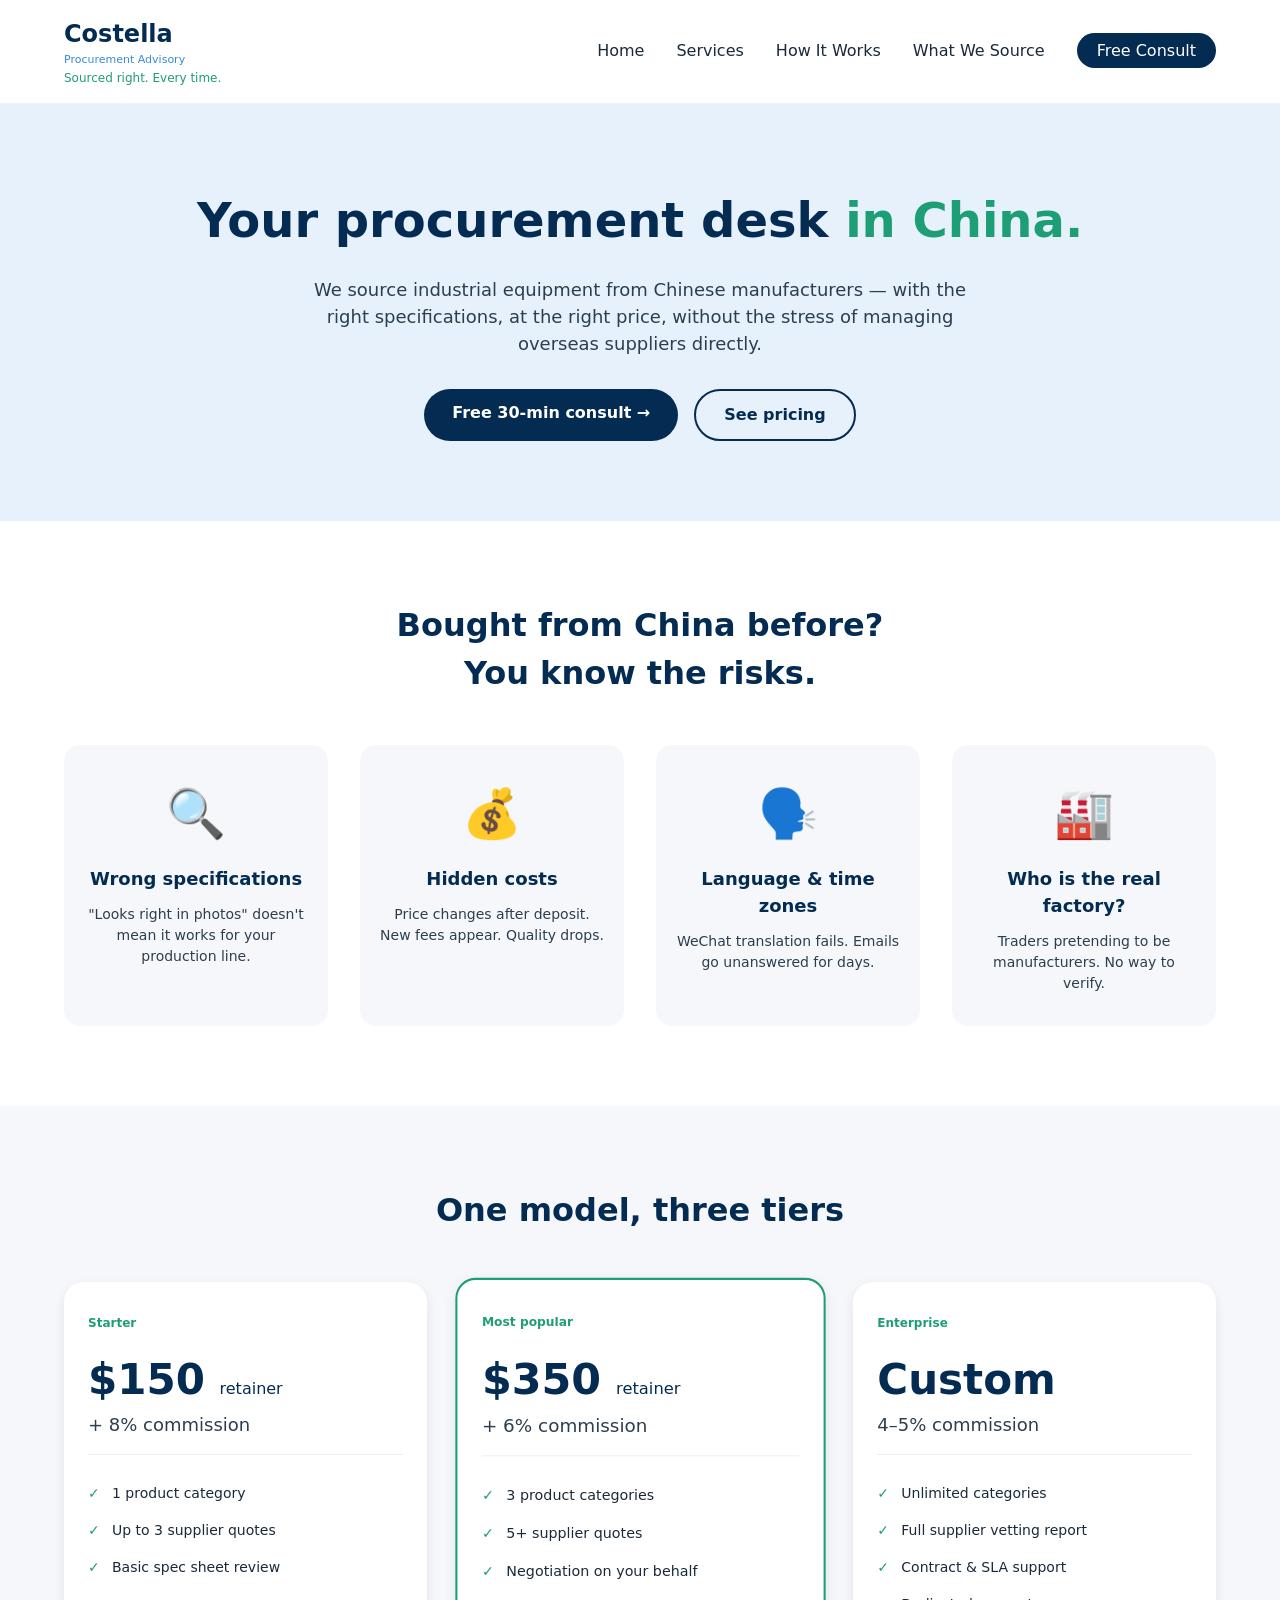
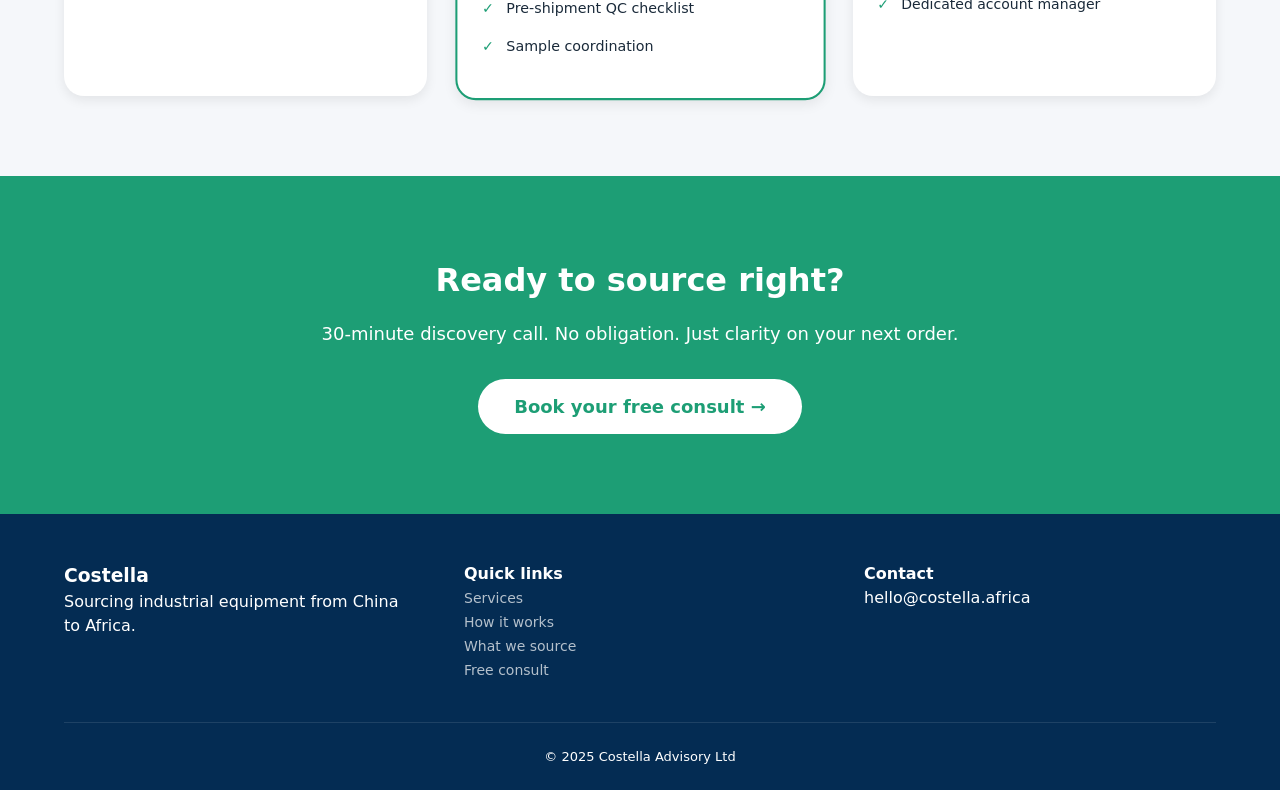
<file: index.html>
<!DOCTYPE html>
<html lang="en">
<head>
    <meta charset="UTF-8">
    <meta name="viewport" content="width=device-width, initial-scale=1.0">
    <title>Costella | China Sourcing for African Manufacturers</title>
    <meta name="description" content="We source industrial equipment from China to Africa. Fixed pricing published. No hidden supplier commissions.">
    <link rel="stylesheet" href="css/style.css">
</head>
<body>
    <header>
        <div class="container header-container">
            <div class="logo">
                <div class="logo-text">Costella</div>
                <div class="logo-second">Procurement Advisory</div>
                <div class="logo-tagline">Sourced right. Every time.</div>
            </div>
            <nav>
                <button class="mobile-menu-btn" id="mobileMenuBtn">☰</button>
                <ul class="nav-menu" id="navMenu">
                    <li><a href="index.html" class="active">Home</a></li>
                    <li><a href="services.html">Services</a></li>
                    <li><a href="how-it-works.html">How It Works</a></li>
                    <li><a href="niche.html">What We Source</a></li>
                    <li><a href="contact.html" class="nav-cta">Free Consult</a></li>
                </ul>
            </nav>
        </div>
    </header>

    <main>
        <!-- Hero Section -->
        <section class="hero">
            <div class="container hero-container">
                <h1>Your procurement desk <span class="highlight">in China.</span></h1>
                <p class="hero-subtitle">We source industrial equipment from Chinese manufacturers — with the right specifications, at the right price, without the stress of managing overseas suppliers directly.</p>
                <div class="hero-buttons">
                    <a href="contact.html" class="btn btn-primary">Free 30-min consult →</a>
                    <a href="services.html" class="btn btn-outline">See pricing</a>
                </div>
            </div>
        </section>

        <!-- Problem Section -->
        <section class="problem">
            <div class="container">
                <h2 class="section-title">Bought from China before?<br>You know the risks.</h2>
                <div class="problem-grid">
                    <div class="problem-card">
                        <div class="problem-icon">🔍</div>
                        <h3>Wrong specifications</h3>
                        <p>"Looks right in photos" doesn't mean it works for your production line.</p>
                    </div>
                    <div class="problem-card">
                        <div class="problem-icon">💰</div>
                        <h3>Hidden costs</h3>
                        <p>Price changes after deposit. New fees appear. Quality drops.</p>
                    </div>
                    <div class="problem-card">
                        <div class="problem-icon">🗣️</div>
                        <h3>Language & time zones</h3>
                        <p>WeChat translation fails. Emails go unanswered for days.</p>
                    </div>
                    <div class="problem-card">
                        <div class="problem-icon">🏭</div>
                        <h3>Who is the real factory?</h3>
                        <p>Traders pretending to be manufacturers. No way to verify.</p>
                    </div>
                </div>
            </div>
        </section>

        <!-- Pricing Tiers -->
        <section class="tiers-preview">
            <div class="container">
                <h2 class="section-title">One model, three tiers</h2>
                <div class="tiers-grid">
                    <div class="tier-card">
                        <div class="tier-badge">Starter</div>
                        <div class="tier-price">$150 <span>retainer</span></div>
                        <div class="tier-commission">+ 8% commission</div>
                        <ul class="tier-features">
                            <li>1 product category</li>
                            <li>Up to 3 supplier quotes</li>
                            <li>Basic spec sheet review</li>
                        </ul>
                    </div>
                    <div class="tier-card featured">
                        <div class="tier-badge">Most popular</div>
                        <div class="tier-price">$350 <span>retainer</span></div>
                        <div class="tier-commission">+ 6% commission</div>
                        <ul class="tier-features">
                            <li>3 product categories</li>
                            <li>5+ supplier quotes</li>
                            <li>Negotiation on your behalf</li>
                            <li>Pre-shipment QC checklist</li>
                            <li>Sample coordination</li>
                        </ul>
                    </div>
                    <div class="tier-card">
                        <div class="tier-badge">Enterprise</div>
                        <div class="tier-price">Custom</div>
                        <div class="tier-commission">4–5% commission</div>
                        <ul class="tier-features">
                            <li>Unlimited categories</li>
                            <li>Full supplier vetting report</li>
                            <li>Contract & SLA support</li>
                            <li>Dedicated account manager</li>
                        </ul>
                    </div>
                </div>
            </div>
        </section>

        <section class="cta">
            <div class="container">
                <h2>Ready to source right?</h2>
                <p>30-minute discovery call. No obligation. Just clarity on your next order.</p>
                <a href="contact.html" class="btn btn-primary btn-large">Book your free consult →</a>
            </div>
        </section>
    </main>

    <footer>
        <div class="container">
            <div class="footer-grid">
                <div class="footer-brand">
                    <h3>Costella</h3>
                    <p>Sourcing industrial equipment from China to Africa.</p>
                </div>
                <div class="footer-links">
                    <h4>Quick links</h4>
                    <ul>
                        <li><a href="services.html">Services</a></li>
                        <li><a href="how-it-works.html">How it works</a></li>
                        <li><a href="niche.html">What we source</a></li>
                        <li><a href="contact.html">Free consult</a></li>
                    </ul>
                </div>
                <div class="footer-contact">
                    <h4>Contact</h4>
                    <p>hello@costella.africa</p>
                </div>
            </div>
            <div class="footer-bottom">
                <p>© 2025 Costella Advisory Ltd</p>
            </div>
        </div>
    </footer>

    <script src="js/main.js"></script>
</body>
</html>
</file>
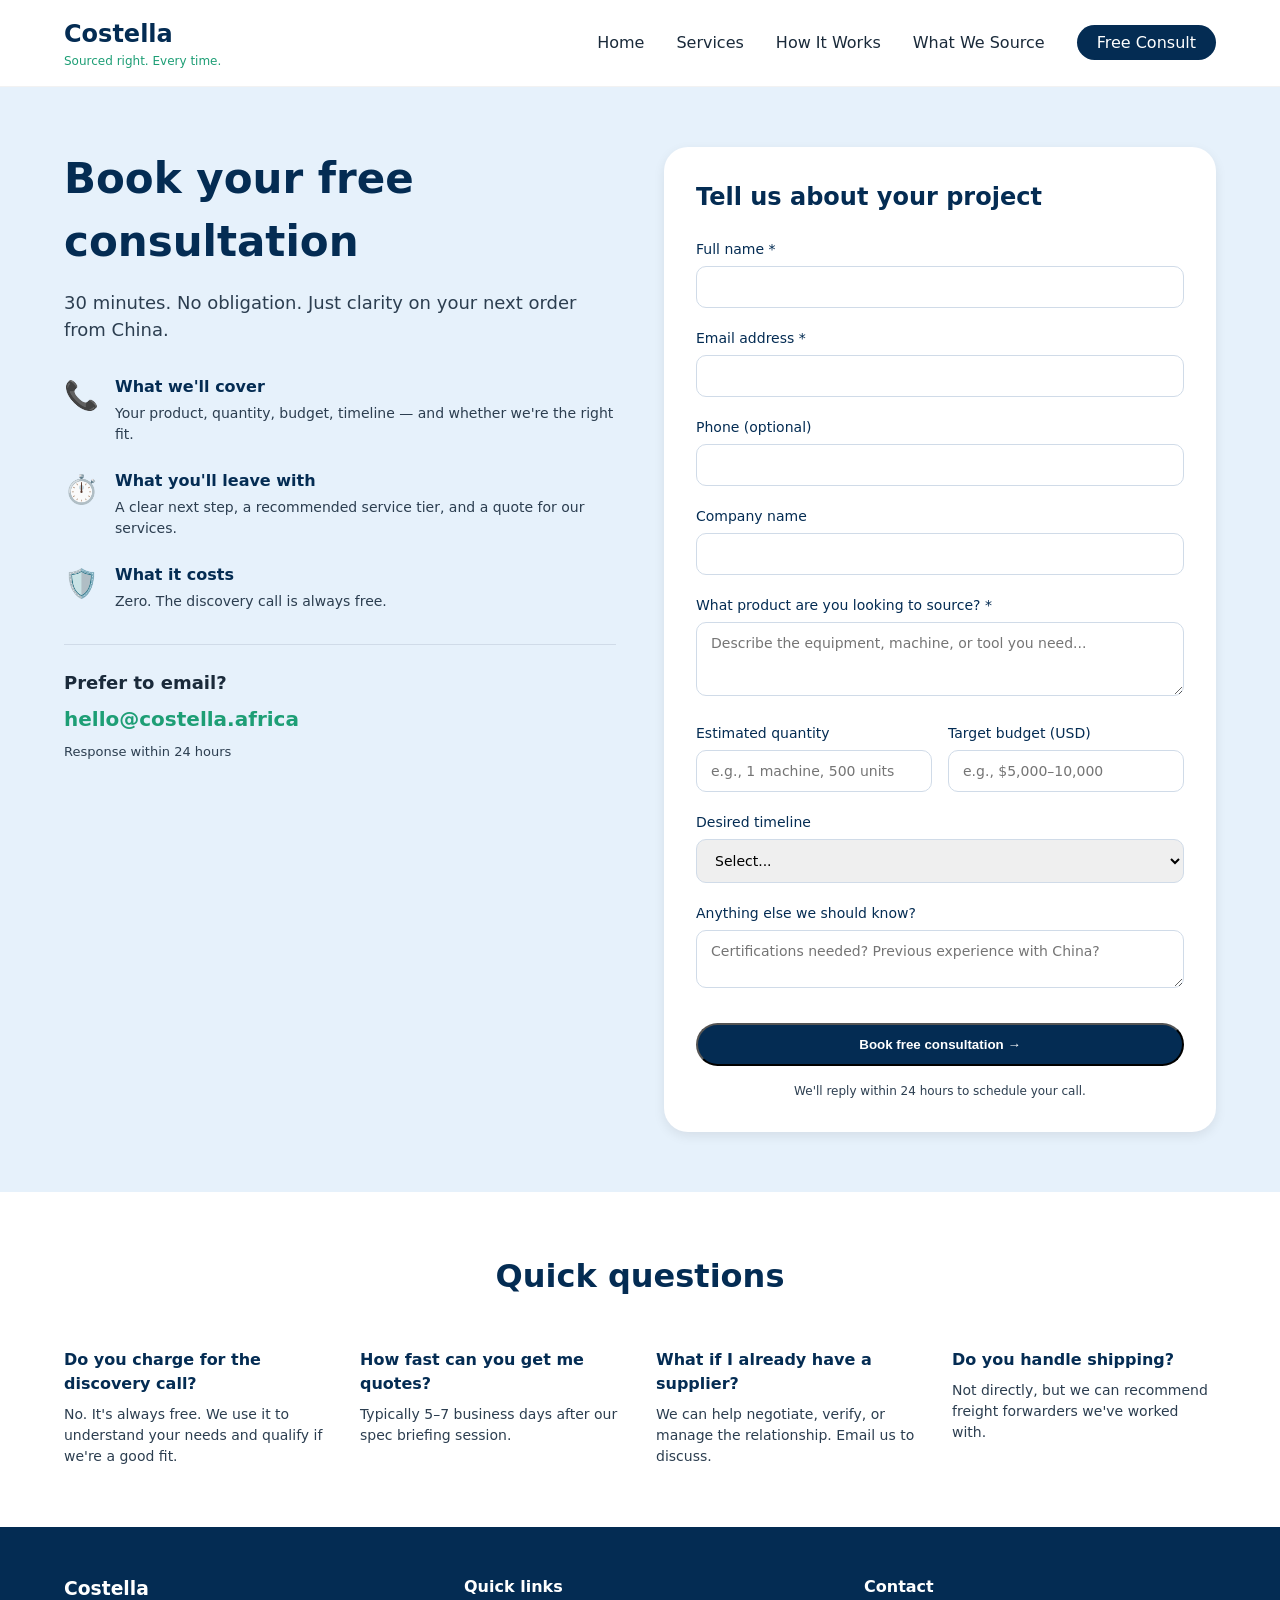
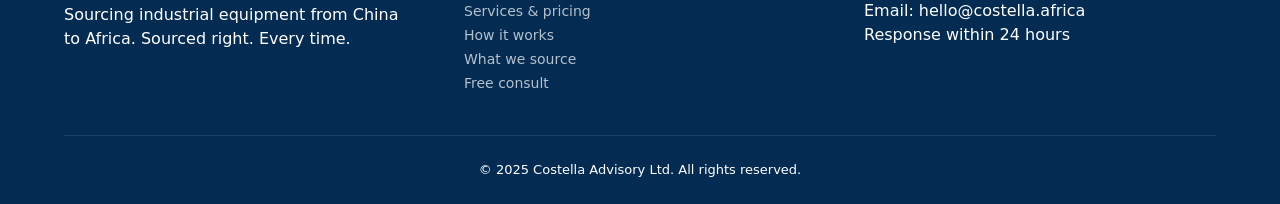
<file: contact.html>
<!DOCTYPE html>
<html lang="en">
<head>
    <meta charset="UTF-8">
    <meta name="viewport" content="width=device-width, initial-scale=1.0">
    <title>Contact | Free Consult | Costella</title>
    <meta name="description" content="Book a free 30-minute discovery call. No obligation. Just clarity on your next order from China.">
    <link rel="stylesheet" href="css/style.css">
    <link rel="icon" type="image/png" href="images/favicon.ico">
</head>
<body>
    <header>
        <div class="container header-container">
            <div class="logo">
                <span class="logo-text">Costella</span>
                <span class="logo-tagline">Sourced right. Every time.</span>
            </div>
            <nav>
                <button class="mobile-menu-btn" id="mobileMenuBtn">☰</button>
                <ul class="nav-menu" id="navMenu">
                    <li><a href="index.html">Home</a></li>
                    <li><a href="services.html">Services</a></li>
                    <li><a href="how-it-works.html">How It Works</a></li>
                    <li><a href="niche.html">What We Source</a></li>
                    <li><a href="contact.html" class="active nav-cta">Free Consult</a></li>
                </ul>
            </nav>
        </div>
    </header>

    <main>
        <section class="contact-hero" style="padding: 60px 0; background: var(--ice);">
            <div class="container">
                <div class="contact-grid">
                    <div class="contact-info">
                        <h1>Book your free consultation</h1>
                        <p class="contact-subtitle">30 minutes. No obligation. Just clarity on your next order from China.</p>
                        
                        <div class="info-list">
                            <div class="info-item">
                                <span class="info-icon">📞</span>
                                <div>
                                    <strong>What we'll cover</strong>
                                    <p>Your product, quantity, budget, timeline — and whether we're the right fit.</p>
                                </div>
                            </div>
                            <div class="info-item">
                                <span class="info-icon">⏱️</span>
                                <div>
                                    <strong>What you'll leave with</strong>
                                    <p>A clear next step, a recommended service tier, and a quote for our services.</p>
                                </div>
                            </div>
                            <div class="info-item">
                                <span class="info-icon">🛡️</span>
                                <div>
                                    <strong>What it costs</strong>
                                    <p>Zero. The discovery call is always free.</p>
                                </div>
                            </div>
                        </div>

                        <div class="alternative-contact">
                            <h3>Prefer to email?</h3>
                            <p><a href="mailto:hello@costella.africa">hello@costella.africa</a></p>
                            <p class="response-time">Response within 24 hours</p>
                        </div>
                    </div>

                    <div class="contact-form-wrapper">
                        <form class="contact-form" id="contactForm" action="https://formspree.io/f/xojzpwaq" method="POST">
                            <h2>Tell us about your project</h2>
                            
                            <div class="form-group">
                                <label for="name">Full name *</label>
                                <input type="text" id="name" name="name" required>
                            </div>

                            <div class="form-group">
                                <label for="email">Email address *</label>
                                <input type="email" id="email" name="email" required>
                            </div>

                            <div class="form-group">
                                <label for="phone">Phone (optional)</label>
                                <input type="tel" id="phone" name="phone">
                            </div>

                            <div class="form-group">
                                <label for="company">Company name</label>
                                <input type="text" id="company" name="company">
                            </div>

                            <div class="form-group">
                                <label for="product">What product are you looking to source? *</label>
                                <textarea id="product" name="product" rows="3" placeholder="Describe the equipment, machine, or tool you need..." required></textarea>
                            </div>

                            <div class="form-row">
                                <div class="form-group">
                                    <label for="quantity">Estimated quantity</label>
                                    <input type="text" id="quantity" name="quantity" placeholder="e.g., 1 machine, 500 units">
                                </div>
                                <div class="form-group">
                                    <label for="budget">Target budget (USD)</label>
                                    <input type="text" id="budget" name="budget" placeholder="e.g., $5,000–10,000">
                                </div>
                            </div>

                            <div class="form-group">
                                <label for="timeline">Desired timeline</label>
                                <select id="timeline" name="timeline">
                                    <option value="">Select...</option>
                                    <option value="ASAP (within 4 weeks)">ASAP (within 4 weeks)</option>
                                    <option value="1-2 months">1-2 months</option>
                                    <option value="2-3 months">2-3 months</option>
                                    <option value="3+ months">3+ months</option>
                                    <option value="Just exploring">Just exploring</option>
                                </select>
                            </div>

                            <div class="form-group">
                                <label for="message">Anything else we should know?</label>
                                <textarea id="message" name="message" rows="2" placeholder="Certifications needed? Previous experience with China?"></textarea>
                            </div>

                            <button type="submit" class="btn btn-primary btn-submit">Book free consultation →</button>
                            <p class="form-note">We'll reply within 24 hours to schedule your call.</p>
                        </form>
                    </div>
                </div>
            </div>
        </section>

        <section class="faq-preview" style="padding: 60px 0;">
            <div class="container">
                <h2 class="section-title">Quick questions</h2>
                <div class="faq-grid">
                    <div class="faq-item">
                        <h3>Do you charge for the discovery call?</h3>
                        <p>No. It's always free. We use it to understand your needs and qualify if we're a good fit.</p>
                    </div>
                    <div class="faq-item">
                        <h3>How fast can you get me quotes?</h3>
                        <p>Typically 5–7 business days after our spec briefing session.</p>
                    </div>
                    <div class="faq-item">
                        <h3>What if I already have a supplier?</h3>
                        <p>We can help negotiate, verify, or manage the relationship. Email us to discuss.</p>
                    </div>
                    <div class="faq-item">
                        <h3>Do you handle shipping?</h3>
                        <p>Not directly, but we can recommend freight forwarders we've worked with.</p>
                    </div>
                </div>
            </div>
        </section>
    </main>

    <footer>
        <div class="container">
            <div class="footer-grid">
                <div class="footer-brand">
                    <h3>Costella</h3>
                    <p>Sourcing industrial equipment from China to Africa. Sourced right. Every time.</p>
                </div>
                <div class="footer-links">
                    <h4>Quick links</h4>
                    <ul>
                        <li><a href="services.html">Services & pricing</a></li>
                        <li><a href="how-it-works.html">How it works</a></li>
                        <li><a href="niche.html">What we source</a></li>
                        <li><a href="contact.html">Free consult</a></li>
                    </ul>
                </div>
                <div class="footer-contact">
                    <h4>Contact</h4>
                    <p>Email: hello@costella.africa</p>
                    <p>Response within 24 hours</p>
                </div>
            </div>
            <div class="footer-bottom">
                <p>© 2025 Costella Advisory Ltd. All rights reserved.</p>
            </div>
        </div>
    </footer>

    <script src="js/main.js"></script>

    <style>
        .contact-grid {
            display: grid;
            grid-template-columns: 1fr 1fr;
            gap: 48px;
        }

        .contact-info h1 {
            font-size: 42px;
            color: var(--navy);
            margin-bottom: 16px;
        }

        .contact-subtitle {
            font-size: 18px;
            color: var(--gray-dark);
            margin-bottom: 32px;
        }

        .info-list {
            margin: 32px 0;
        }

        .info-item {
            display: flex;
            gap: 16px;
            margin-bottom: 24px;
        }

        .info-icon {
            font-size: 28px;
        }

        .info-item strong {
            display: block;
            margin-bottom: 4px;
            color: var(--navy);
        }

        .info-item p {
            margin: 0;
            font-size: 14px;
            color: var(--gray-dark);
        }

        .alternative-contact {
            border-top: 1px solid #d0dbe8;
            padding-top: 24px;
            margin-top: 24px;
        }

        .alternative-contact h3 {
            font-size: 18px;
            margin-bottom: 8px;
        }

        .alternative-contact a {
            color: var(--teal);
            text-decoration: none;
            font-size: 20px;
            font-weight: 600;
        }

        .response-time {
            font-size: 13px;
            color: var(--gray-dark);
            margin-top: 8px;
        }

        .contact-form-wrapper {
            background: var(--white);
            border-radius: 24px;
            padding: 32px;
            box-shadow: var(--shadow);
        }

        .contact-form h2 {
            font-size: 24px;
            color: var(--navy);
            margin-bottom: 24px;
        }

        .form-group {
            margin-bottom: 20px;
        }

        .form-group label {
            display: block;
            margin-bottom: 6px;
            font-weight: 500;
            font-size: 14px;
            color: var(--navy);
        }

        .form-group input,
        .form-group select,
        .form-group textarea {
            width: 100%;
            padding: 12px 14px;
            border: 1px solid #d0dbe8;
            border-radius: 10px;
            font-size: 14px;
            font-family: inherit;
            transition: border-color 0.2s;
        }

        .form-group input:focus,
        .form-group select:focus,
        .form-group textarea:focus {
            outline: none;
            border-color: var(--teal);
        }

        .form-row {
            display: grid;
            grid-template-columns: 1fr 1fr;
            gap: 16px;
        }

        .btn-submit {
            width: 100%;
            margin-top: 8px;
            background: var(--navy);
        }

        .btn-submit:hover {
            background: var(--blue);
        }

        .form-note {
            text-align: center;
            font-size: 12px;
            color: var(--gray-dark);
            margin-top: 16px;
        }

        .faq-grid {
            display: grid;
            grid-template-columns: repeat(auto-fit, minmax(260px, 1fr));
            gap: 32px;
        }

        .faq-item h3 {
            font-size: 16px;
            color: var(--navy);
            margin-bottom: 8px;
        }

        .faq-item p {
            font-size: 14px;
            color: var(--gray-dark);
            line-height: 1.5;
        }

        @media (max-width: 768px) {
            .contact-grid {
                grid-template-columns: 1fr;
                gap: 32px;
            }
            
            .contact-info h1 {
                font-size: 32px;
            }
            
            .form-row {
                grid-template-columns: 1fr;
                gap: 0;
            }
        }
    </style>

    <!-- Simple form handling with Formspree -->
    <script>
        const form = document.getElementById('contactForm');
        if (form) {
            form.addEventListener('submit', function(e) {
                // Formspree handles submission automatically
                // This just shows a loading state
                const btn = form.querySelector('.btn-submit');
                const originalText = btn.textContent;
                btn.textContent = 'Sending...';
                btn.disabled = true;
                
                // Re-enable after 3 seconds (form will redirect to Formspree)
                setTimeout(() => {
                    // Don't re-enable if already redirected
                }, 3000);
            });
        }
    </script>
</body>
</html>
</file>
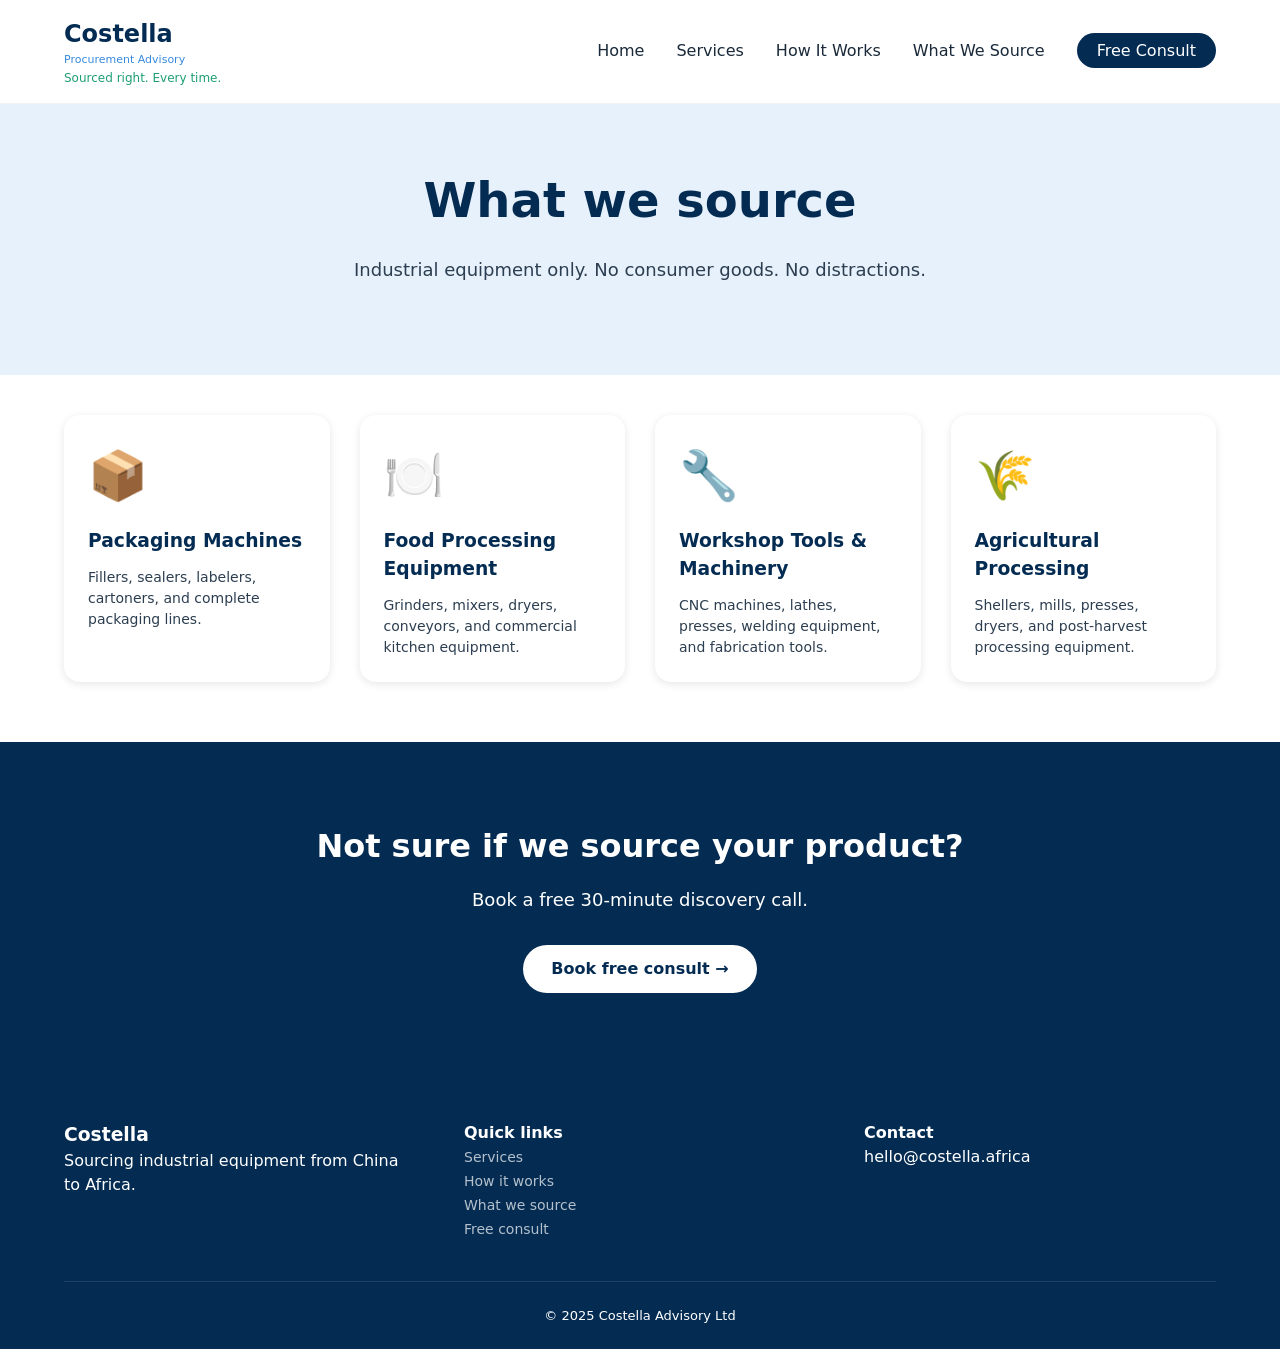
<file: niche.html>
<!DOCTYPE html>
<html lang="en">
<head>
    <meta charset="UTF-8">
    <meta name="viewport" content="width=device-width, initial-scale=1.0">
    <title>What We Source | Costella</title>
    <link rel="stylesheet" href="css/style.css">
</head>
<body>
    <header>
        <div class="container header-container">
            <div class="logo">
                <div class="logo-text">Costella</div>
                <div class="logo-second">Procurement Advisory</div>
                <div class="logo-tagline">Sourced right. Every time.</div>
            </div>
            <nav>
                <button class="mobile-menu-btn" id="mobileMenuBtn">☰</button>
                <ul class="nav-menu" id="navMenu">
                    <li><a href="index.html">Home</a></li>
                    <li><a href="services.html">Services</a></li>
                    <li><a href="how-it-works.html">How It Works</a></li>
                    <li><a href="niche.html" class="active">What We Source</a></li>
                    <li><a href="contact.html" class="nav-cta">Free Consult</a></li>
                </ul>
            </nav>
        </div>
    </header>

    <main>
        <section class="hero" style="padding: 60px 0;">
            <div class="container">
                <h1>What we source</h1>
                <p class="hero-subtitle">Industrial equipment only. No consumer goods. No distractions.</p>
            </div>
        </section>

        <section style="padding: 40px 0 60px;">
            <div class="container">
                <div style="display: grid; grid-template-columns: repeat(auto-fit, minmax(250px, 1fr)); gap: 30px;">
                    
                    <div style="background: white; border-radius: 16px; padding: 24px; box-shadow: 0 2px 8px rgba(0,0,0,0.1);">
                        <div style="font-size: 48px; margin-bottom: 16px;">📦</div>
                        <h3 style="color: #042C53; margin-bottom: 12px;">Packaging Machines</h3>
                        <p style="color: #2C3E50; font-size: 14px;">Fillers, sealers, labelers, cartoners, and complete packaging lines.</p>
                    </div>

                    <div style="background: white; border-radius: 16px; padding: 24px; box-shadow: 0 2px 8px rgba(0,0,0,0.1);">
                        <div style="font-size: 48px; margin-bottom: 16px;">🍽️</div>
                        <h3 style="color: #042C53; margin-bottom: 12px;">Food Processing Equipment</h3>
                        <p style="color: #2C3E50; font-size: 14px;">Grinders, mixers, dryers, conveyors, and commercial kitchen equipment.</p>
                    </div>

                    <div style="background: white; border-radius: 16px; padding: 24px; box-shadow: 0 2px 8px rgba(0,0,0,0.1);">
                        <div style="font-size: 48px; margin-bottom: 16px;">🔧</div>
                        <h3 style="color: #042C53; margin-bottom: 12px;">Workshop Tools & Machinery</h3>
                        <p style="color: #2C3E50; font-size: 14px;">CNC machines, lathes, presses, welding equipment, and fabrication tools.</p>
                    </div>

                    <div style="background: white; border-radius: 16px; padding: 24px; box-shadow: 0 2px 8px rgba(0,0,0,0.1);">
                        <div style="font-size: 48px; margin-bottom: 16px;">🌾</div>
                        <h3 style="color: #042C53; margin-bottom: 12px;">Agricultural Processing</h3>
                        <p style="color: #2C3E50; font-size: 14px;">Shellers, mills, presses, dryers, and post-harvest processing equipment.</p>
                    </div>
                </div>
            </div>
        </section>

        <section class="cta" style="background: #042C53;">
            <div class="container">
                <h2>Not sure if we source your product?</h2>
                <p>Book a free 30-minute discovery call.</p>
                <a href="contact.html" class="btn btn-primary" style="background: white; color: #042C53;">Book free consult →</a>
            </div>
        </section>
    </main>

    <footer>
        <div class="container">
            <div class="footer-grid">
                <div class="footer-brand">
                    <h3>Costella</h3>
                    <p>Sourcing industrial equipment from China to Africa.</p>
                </div>
                <div class="footer-links">
                    <h4>Quick links</h4>
                    <ul>
                        <li><a href="services.html">Services</a></li>
                        <li><a href="how-it-works.html">How it works</a></li>
                        <li><a href="niche.html">What we source</a></li>
                        <li><a href="contact.html">Free consult</a></li>
                    </ul>
                </div>
                <div class="footer-contact">
                    <h4>Contact</h4>
                    <p>hello@costella.africa</p>
                </div>
            </div>
            <div class="footer-bottom">
                <p>© 2025 Costella Advisory Ltd</p>
            </div>
        </div>
    </footer>

    <script src="js/main.js"></script>
</body>
</html>
</file>
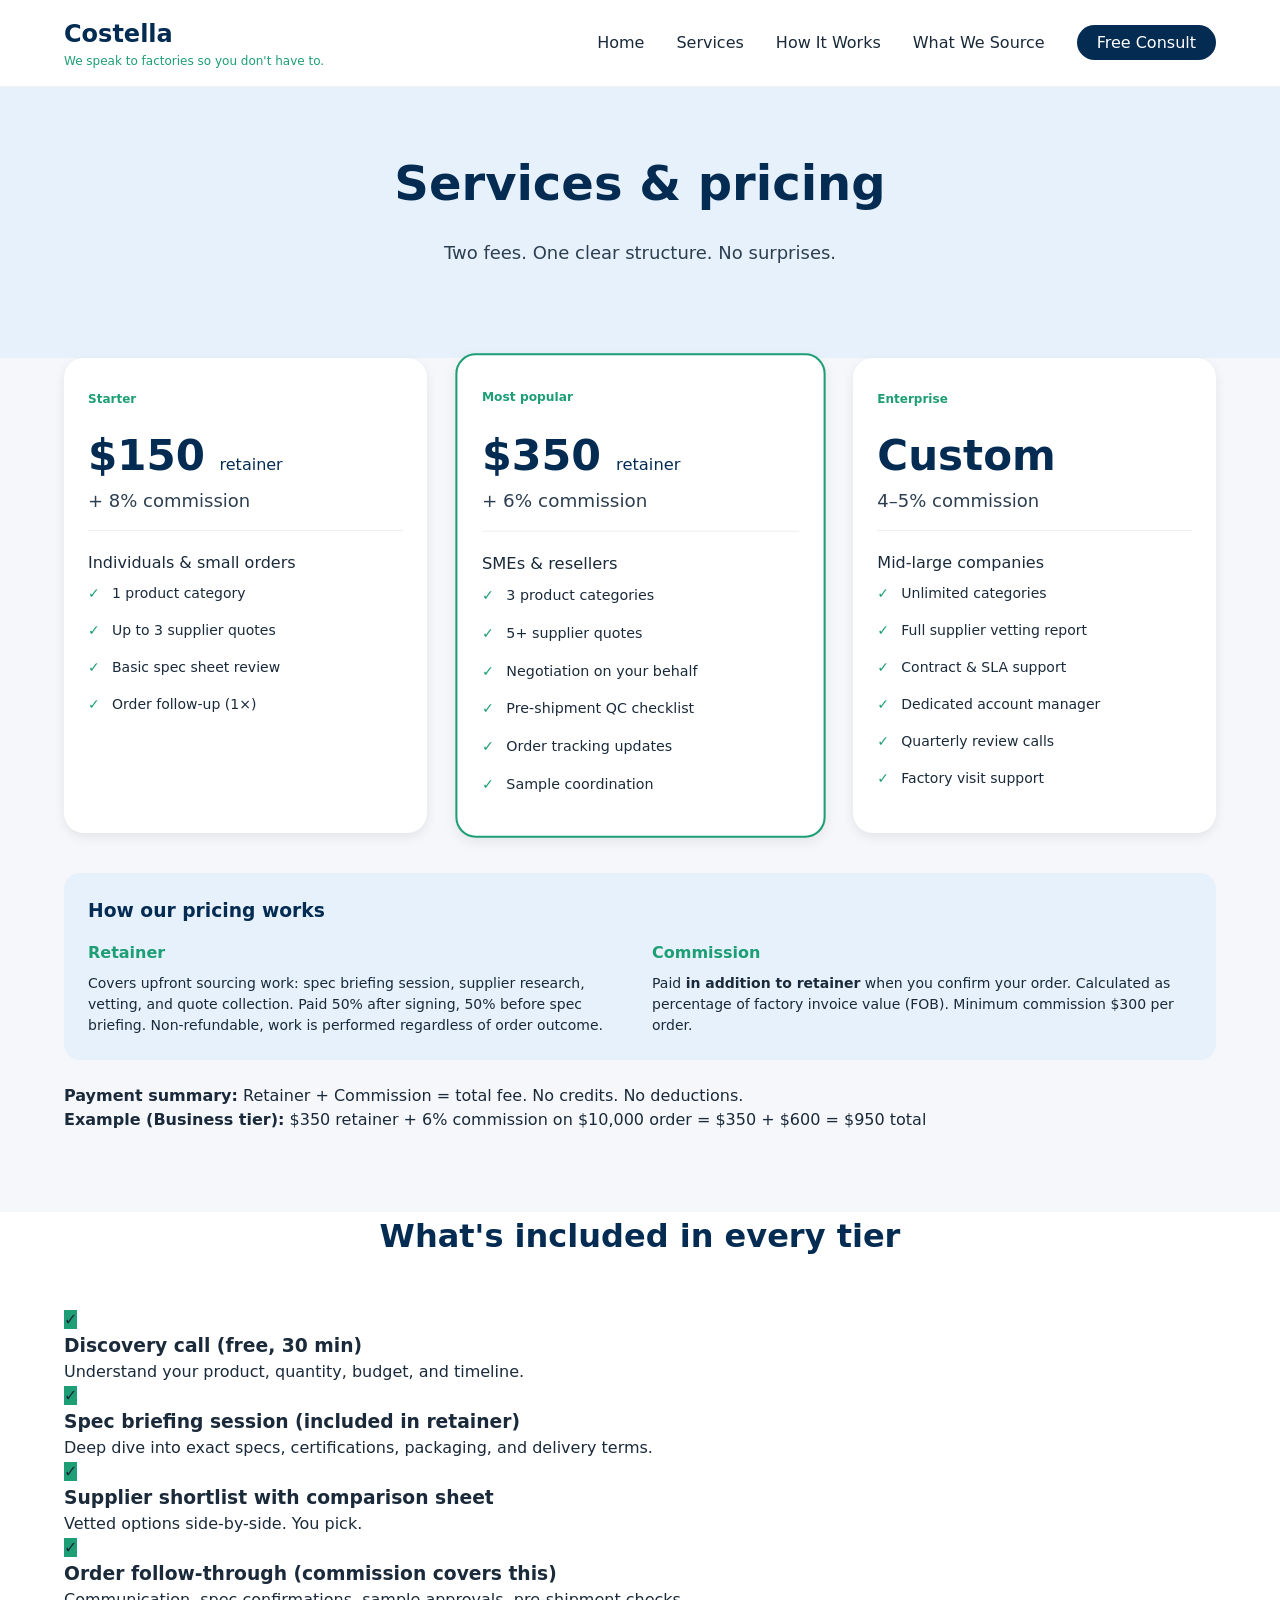
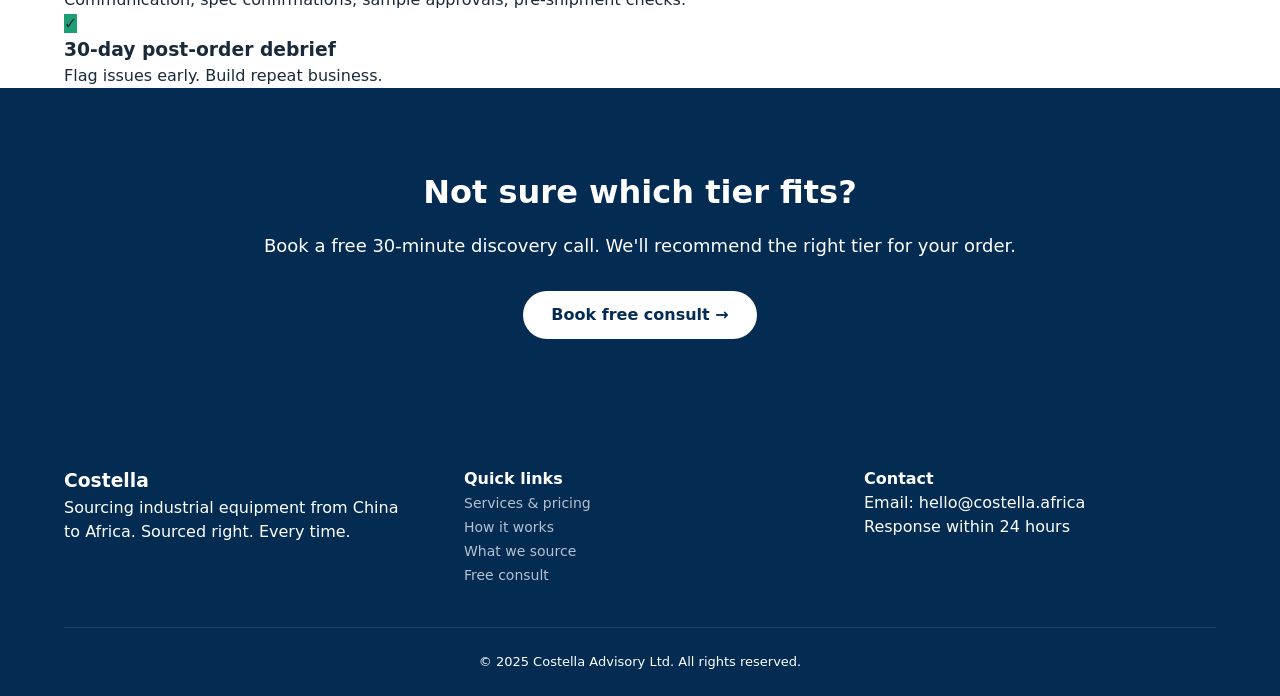
<file: services.html>
<!DOCTYPE html>
<html lang="en">
<head>
    <meta charset="UTF-8">
    <meta name="viewport" content="width=device-width, initial-scale=1.0">
    <title>Services & Pricing | Costella</title>
    <meta name="description" content="Transparent pricing: $150–350 retainer + commission. Retainer covers upfront work. Commission paid at order confirmation. No hidden fees.">
    <link rel="stylesheet" href="css/style.css">
    <link rel="icon" type="image/png" href="images/favicon.ico">
</head>
<body>
    <header>
        <div class="container header-container">
            <div class="logo">
                <span class="logo-text">Costella</span>
                <span class="logo-tagline">We speak to factories so you don't have to.</span>
            </div>
            <nav>
                <button class="mobile-menu-btn" id="mobileMenuBtn">☰</button>
                <ul class="nav-menu" id="navMenu">
                    <li><a href="index.html">Home</a></li>
                    <li><a href="services.html" class="active">Services</a></li>
                    <li><a href="how-it-works.html">How It Works</a></li>
                    <li><a href="niche.html">What We Source</a></li>
                    <li><a href="contact.html" class="nav-cta">Free Consult</a></li>
                </ul>
            </nav>
        </div>
    </header>

    <main>
        <section class="hero" style="padding: 60px 0;">
            <div class="container">
                <h1>Services & pricing</h1>
                <p class="hero-subtitle" style="max-width: 600px;">Two fees. One clear structure. No surprises.</p>
            </div>
        </section>

        <section class="tiers-preview" style="padding-top: 0;">
            <div class="container">
                <div class="tiers-grid">
                    <div class="tier-card">
                        <div class="tier-badge">Starter</div>
                        <div class="tier-price">$150 <span>retainer</span></div>
                        <div class="tier-commission">+ 8% commission</div>
                        <p class="tier-desc">Individuals & small orders</p>
                        <ul class="tier-features">
                            <li>1 product category</li>
                            <li>Up to 3 supplier quotes</li>
                            <li>Basic spec sheet review</li>
                            <li>Order follow-up (1×)</li>
                        </ul>
                    </div>
                    <div class="tier-card featured">
                        <div class="tier-badge">Most popular</div>
                        <div class="tier-price">$350 <span>retainer</span></div>
                        <div class="tier-commission">+ 6% commission</div>
                        <p class="tier-desc">SMEs & resellers</p>
                        <ul class="tier-features">
                            <li>3 product categories</li>
                            <li>5+ supplier quotes</li>
                            <li>Negotiation on your behalf</li>
                            <li>Pre-shipment QC checklist</li>
                            <li>Order tracking updates</li>
                            <li>Sample coordination</li>
                        </ul>
                    </div>
                    <div class="tier-card">
                        <div class="tier-badge">Enterprise</div>
                        <div class="tier-price">Custom</div>
                        <div class="tier-commission">4–5% commission</div>
                        <p class="tier-desc">Mid-large companies</p>
                        <ul class="tier-features">
                            <li>Unlimited categories</li>
                            <li>Full supplier vetting report</li>
                            <li>Contract & SLA support</li>
                            <li>Dedicated account manager</li>
                            <li>Quarterly review calls</li>
                            <li>Factory visit support</li>
                        </ul>
                    </div>
                </div>
                
                <div class="pricing-explanation" style="background: var(--ice); border-radius: 16px; padding: 24px; margin-top: 40px;">
                    <h3 style="color: var(--navy); margin-bottom: 16px;">How our pricing works</h3>
                    <div style="display: grid; grid-template-columns: 1fr 1fr; gap: 24px;">
                        <div>
                            <strong style="color: var(--teal);">Retainer</strong>
                            <p style="font-size: 14px; margin-top: 8px;">Covers upfront sourcing work: spec briefing session, supplier research, vetting, and quote collection. Paid 50% after signing, 50% before spec briefing. Non-refundable, work is performed regardless of order outcome.</p>
                        </div>
                        <div>
                            <strong style="color: var(--teal);">Commission</strong>
                            <p style="font-size: 14px; margin-top: 8px;">Paid <strong>in addition to retainer</strong> when you confirm your order. Calculated as percentage of factory invoice value (FOB). Minimum commission $300 per order.</p>
                        </div>
                    </div>
                </div>

                <div class="tiers-note" style="margin-top: 24px;">
                    <strong>Payment summary:</strong> Retainer + Commission = total fee. No credits. No deductions.<br>
                    <strong>Example (Business tier):</strong> $350 retainer + 6% commission on $10,000 order = $350 + $600 = $950 total
                </div>
            </div>
        </section>

        <section class="solution" style="background: var(--gray-light); color: var(--text-dark);">
            <div class="container">
                <h2 class="section-title" style="color: var(--navy);">What's included in every tier</h2>
                <div class="solution-grid">
                    <div class="solution-item" style="background: var(--white);">
                        <span class="solution-check" style="background: var(--teal);">✓</span>
                        <div><h3>Discovery call (free, 30 min)</h3><p>Understand your product, quantity, budget, and timeline.</p></div>
                    </div>
                    <div class="solution-item" style="background: var(--white);">
                        <span class="solution-check" style="background: var(--teal);">✓</span>
                        <div><h3>Spec briefing session (included in retainer)</h3><p>Deep dive into exact specs, certifications, packaging, and delivery terms.</p></div>
                    </div>
                    <div class="solution-item" style="background: var(--white);">
                        <span class="solution-check" style="background: var(--teal);">✓</span>
                        <div><h3>Supplier shortlist with comparison sheet</h3><p>Vetted options side-by-side. You pick.</p></div>
                    </div>
                    <div class="solution-item" style="background: var(--white);">
                        <span class="solution-check" style="background: var(--teal);">✓</span>
                        <div><h3>Order follow-through (commission covers this)</h3><p>Communication, spec confirmations, sample approvals, pre-shipment checks.</p></div>
                    </div>
                    <div class="solution-item" style="background: var(--white);">
                        <span class="solution-check" style="background: var(--teal);">✓</span>
                        <div><h3>30-day post-order debrief</h3><p>Flag issues early. Build repeat business.</p></div>
                    </div>
                </div>
            </div>
        </section>

        <section class="cta" style="background: var(--navy);">
            <div class="container">
                <h2>Not sure which tier fits?</h2>
                <p>Book a free 30-minute discovery call. We'll recommend the right tier for your order.</p>
                <a href="contact.html" class="btn btn-primary" style="background: var(--white); color: var(--navy);">Book free consult →</a>
            </div>
        </section>
    </main>

    <footer>
        <div class="container">
            <div class="footer-grid">
                <div class="footer-brand">
                    <h3>Costella</h3>
                    <p>Sourcing industrial equipment from China to Africa. Sourced right. Every time.</p>
                </div>
                <div class="footer-links">
                    <h4>Quick links</h4>
                    <ul>
                        <li><a href="services.html">Services & pricing</a></li>
                        <li><a href="how-it-works.html">How it works</a></li>
                        <li><a href="niche.html">What we source</a></li>
                        <li><a href="contact.html">Free consult</a></li>
                    </ul>
                </div>
                <div class="footer-contact">
                    <h4>Contact</h4>
                    <p>Email: hello@costella.africa</p>
                    <p>Response within 24 hours</p>
                </div>
            </div>
            <div class="footer-bottom">
                <p>© 2025 Costella Advisory Ltd. All rights reserved.</p>
            </div>
        </div>
    </footer>

    <script src="js/main.js"></script>
</body>
</html>
</file>
<file: css/style.css>
:root {
    --navy: #042C53;
    --blue: #378ADD;
    --ice: #E6F1FB;
    --teal: #1D9E75;
    --gray-dark: #2C3E50;
    --white: #FFFFFF;
    --shadow: 0 4px 12px rgba(0, 0, 0, 0.08);
}

* {
    margin: 0;
    padding: 0;
    box-sizing: border-box;
}

body {
    font-family: system-ui, -apple-system, sans-serif;
    color: #1A2A3A;
    line-height: 1.5;
}

.container {
    max-width: 1200px;
    margin: 0 auto;
    padding: 0 24px;
}

/* Header */
header {
    background: white;
    border-bottom: 1px solid rgba(0,0,0,0.05);
    position: sticky;
    top: 0;
    z-index: 100;
}

.header-container {
    display: flex;
    justify-content: space-between;
    align-items: center;
    padding: 16px 24px;
}

.logo {
    display: flex;
    flex-direction: column;
}

.logo-text {
    font-size: 24px;
    font-weight: 700;
    color: var(--navy);
}

.logo-second {
    font-size: 11px;
    color: var(--blue);
    font-weight: 500;
}

.logo-tagline {
    font-size: 12px;
    color: var(--teal);
    font-weight: 500;
}

.nav-menu {
    display: flex;
    gap: 32px;
    list-style: none;
    align-items: center;
}

.nav-menu a {
    text-decoration: none;
    color: #1A2A3A;
    font-weight: 500;
}

.nav-cta {
    background: var(--navy);
    color: white !important;
    padding: 8px 20px;
    border-radius: 30px;
}

.mobile-menu-btn {
    display: none;
    background: none;
    border: none;
    font-size: 28px;
    cursor: pointer;
}

/* Hero */
.hero {
    background: var(--ice);
    padding: 80px 0;
    text-align: center;
}

.hero h1 {
    font-size: 48px;
    color: var(--navy);
    margin-bottom: 20px;
}

.highlight {
    color: var(--teal);
}

.hero-subtitle {
    font-size: 18px;
    color: var(--gray-dark);
    max-width: 700px;
    margin: 0 auto 32px;
}

.hero-buttons {
    display: flex;
    gap: 16px;
    justify-content: center;
    flex-wrap: wrap;
}

.btn {
    display: inline-block;
    padding: 12px 28px;
    border-radius: 40px;
    text-decoration: none;
    font-weight: 600;
}

.btn-primary {
    background: var(--navy);
    color: white;
}

.btn-outline {
    border: 2px solid var(--navy);
    color: var(--navy);
}

.btn-large {
    padding: 14px 36px;
    font-size: 18px;
}

/* Problem Section */
.problem {
    padding: 80px 0;
}

.section-title {
    font-size: 32px;
    text-align: center;
    margin-bottom: 48px;
    color: var(--navy);
}

.problem-grid {
    display: grid;
    grid-template-columns: repeat(auto-fit, minmax(220px, 1fr));
    gap: 32px;
}

.problem-card {
    text-align: center;
    padding: 32px 20px;
    background: #F5F7FA;
    border-radius: 16px;
}

.problem-icon {
    font-size: 48px;
    margin-bottom: 16px;
}

.problem-card h3 {
    font-size: 18px;
    margin-bottom: 12px;
    color: var(--navy);
}

.problem-card p {
    color: var(--gray-dark);
    font-size: 14px;
}

/* Tiers */
.tiers-preview {
    padding: 80px 0;
    background: #F5F7FA;
}

.tiers-grid {
    display: grid;
    grid-template-columns: repeat(auto-fit, minmax(280px, 1fr));
    gap: 32px;
}

.tier-card {
    background: white;
    border-radius: 20px;
    padding: 32px 24px;
    box-shadow: var(--shadow);
}

.tier-card.featured {
    border: 2px solid var(--teal);
    transform: scale(1.02);
}

.tier-badge {
    font-size: 12px;
    font-weight: 600;
    color: var(--teal);
    margin-bottom: 16px;
}

.tier-price {
    font-size: 42px;
    font-weight: 700;
    color: var(--navy);
}

.tier-price span {
    font-size: 16px;
    font-weight: normal;
}

.tier-commission {
    font-size: 18px;
    color: var(--gray-dark);
    margin-bottom: 20px;
    padding-bottom: 16px;
    border-bottom: 1px solid #eee;
}

.tier-features {
    list-style: none;
}

.tier-features li {
    padding: 8px 0;
    padding-left: 24px;
    position: relative;
    font-size: 14px;
}

.tier-features li::before {
    content: "✓";
    position: absolute;
    left: 0;
    color: var(--teal);
}

/* CTA */
.cta {
    background: var(--teal);
    padding: 80px 0;
    text-align: center;
    color: white;
}

.cta h2 {
    font-size: 32px;
    margin-bottom: 16px;
}

.cta p {
    font-size: 18px;
    margin-bottom: 32px;
}

.cta .btn-primary {
    background: white;
    color: var(--teal);
}

/* Footer */
footer {
    background: var(--navy);
    color: white;
    padding: 48px 0 24px;
}

.footer-grid {
    display: grid;
    grid-template-columns: repeat(auto-fit, minmax(200px, 1fr));
    gap: 48px;
    margin-bottom: 40px;
}

.footer-links ul {
    list-style: none;
}

.footer-links a {
    color: rgba(255,255,255,0.7);
    text-decoration: none;
    font-size: 14px;
}

.footer-bottom {
    text-align: center;
    padding-top: 24px;
    border-top: 1px solid rgba(255,255,255,0.1);
    font-size: 13px;
}

/* Responsive */
@media (max-width: 768px) {
    .hero h1 {
        font-size: 32px;
    }
    
    .mobile-menu-btn {
        display: block;
    }
    
    .nav-menu {
        display: none;
        position: absolute;
        top: 80px;
        left: 0;
        right: 0;
        background: white;
        flex-direction: column;
        padding: 20px;
        gap: 16px;
        box-shadow: var(--shadow);
    }
    
    .nav-menu.active {
        display: flex;
    }
    
    .tier-card.featured {
        transform: scale(1);
    }
}
</file>
